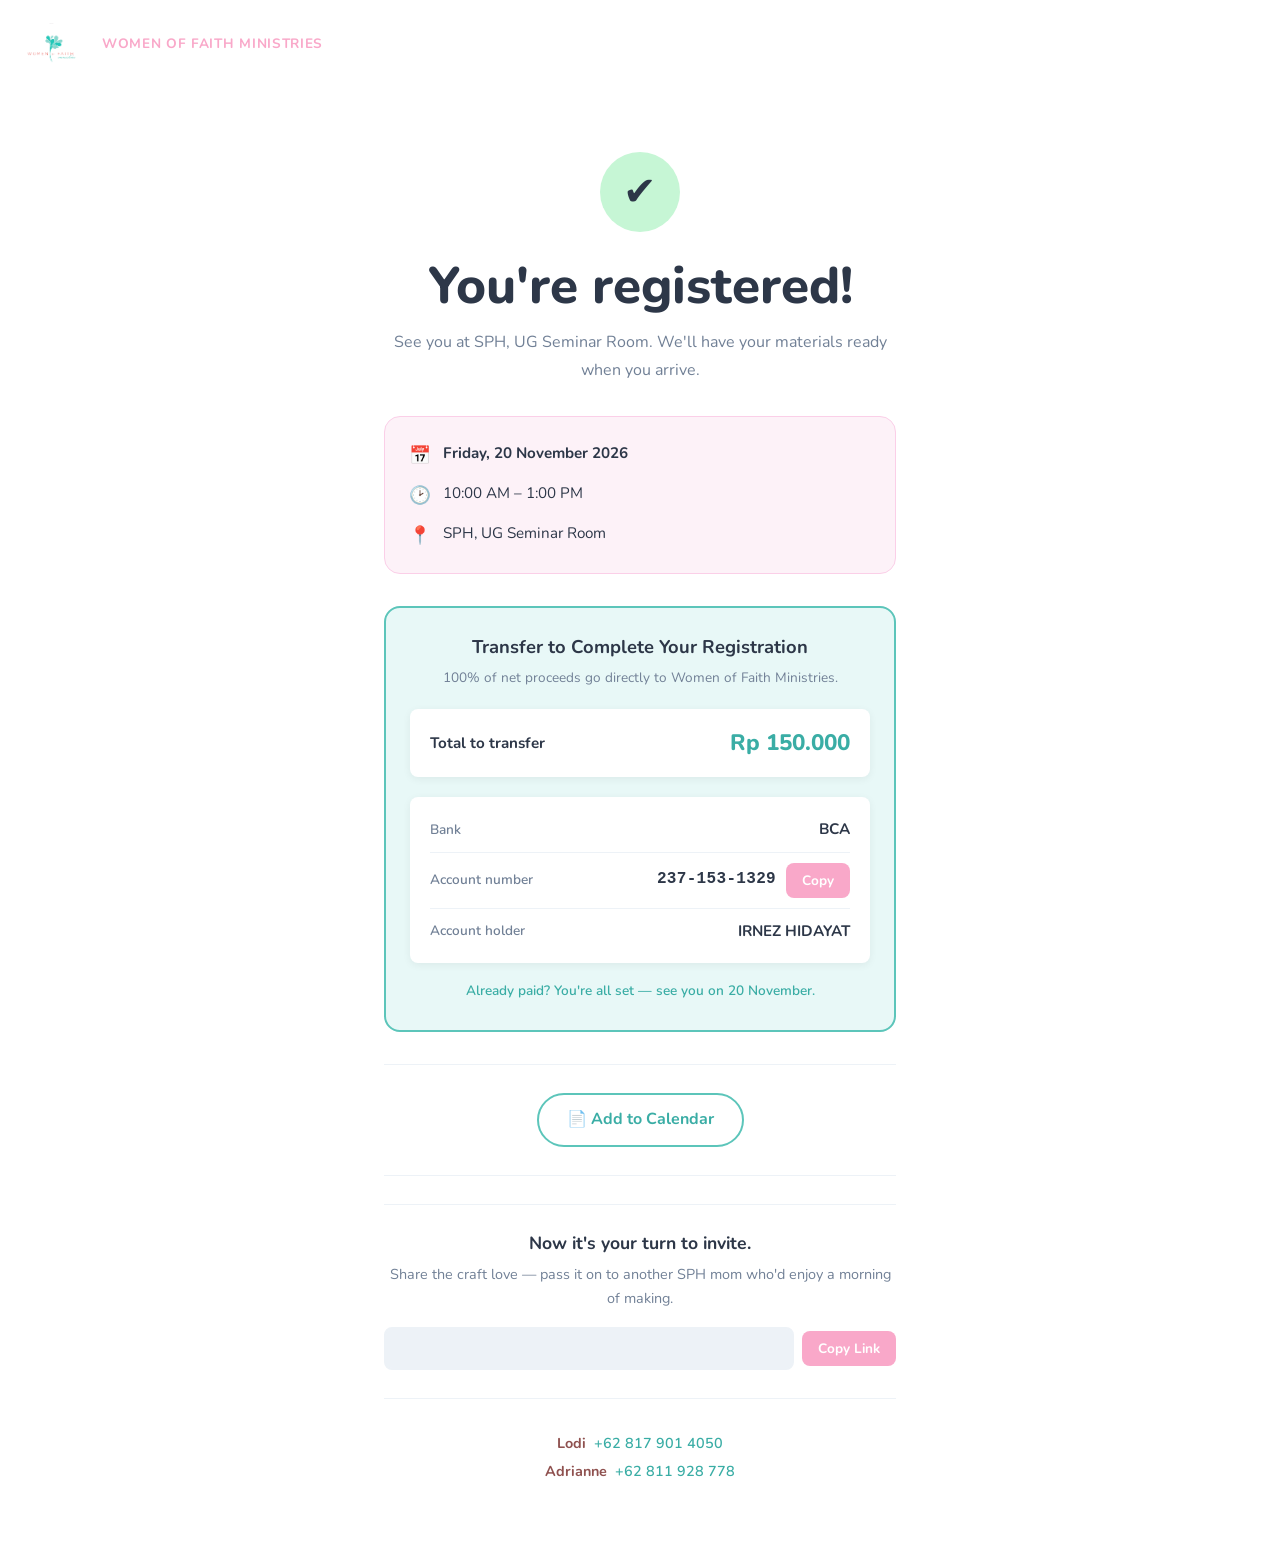
<file: invite-success.html>
<!DOCTYPE html>
<html lang="en">
<head>
  <meta charset="UTF-8">
  <meta name="viewport" content="width=device-width, initial-scale=1.0">
  <title>You're Registered! — WFM Bag Charm Workshop</title>
  <meta name="description" content="You're registered for the WFM Bag Charm Workshop on Friday, 20 November 2026.">
  <link rel="stylesheet" href="css/style.css">
  <link rel="icon" type="image/svg+xml" href="images/favicon.svg">
  <link rel="icon" type="image/png" href="images/wfm-logo.png">
</head>
<body>

  <!-- LOGO BAR -->
  <header class="logo-bar">
    <a href="index.html" class="logo-link" aria-label="Women of Faith Ministries — home">
      <img src="images/wfm-logo.png" alt="Women of Faith Ministries logo">
      <span class="logo-bar-text">Women of Faith Ministries</span>
    </a>
  </header>

  <!-- SUCCESS SCREEN — invitee version -->
  <main class="success-screen">

    <div class="success-icon" aria-hidden="true">&#x2714;</div>

    <h1>You're registered!</h1>
    <p class="success-sub">
      See you at SPH, UG Seminar Room. We'll have your materials ready when you arrive.
    </p>

    <!-- Event recap -->
    <div class="event-card">
      <div class="event-card-row">
        <span class="emoji">&#x1F4C5;</span>
        <span><strong>Friday, 20 November 2026</strong></span>
      </div>
      <div class="event-card-row">
        <span class="emoji">&#x1F551;</span>
        <span>10:00 AM &ndash; 1:00 PM</span>
      </div>
      <div class="event-card-row">
        <span class="emoji">&#x1F4CD;</span>
        <span>SPH, UG Seminar Room</span>
      </div>
    </div>

    <!-- PAYMENT SECTION -->
    <section class="payment-section" id="payment">
      <h3>Transfer to Complete Your Registration</h3>
      <p class="payment-intro">100% of net proceeds go directly to Women of Faith Ministries.</p>

      <div class="payment-total">
        <span class="payment-total-label">Total to transfer</span>
        <span class="payment-total-amount" id="payment-amount">Rp 150.000</span>
      </div>

      <div class="bank-card">
        <div class="bank-row">
          <span class="bank-label">Bank</span>
          <span class="bank-value">BCA</span>
        </div>
        <div class="bank-row">
          <span class="bank-label">Account number</span>
          <div class="bank-account-row">
            <span class="bank-value bank-account" id="bank-account">237-153-1329</span>
            <button class="btn-copy" data-copy-target="bank-account" type="button">Copy</button>
          </div>
        </div>
        <div class="bank-row">
          <span class="bank-label">Account holder</span>
          <span class="bank-value">IRNEZ HIDAYAT</span>
        </div>
      </div>

      <p class="payment-note">
        Already paid? You're all set &mdash; see you on 20 November.
      </p>
    </section>

    <hr class="divider">

    <!-- Add to calendar -->
    <a id="add-to-calendar" class="btn-secondary calendar-btn" href="#" target="_blank" rel="noopener noreferrer">
      &#x1F4C4; Add to Calendar
    </a>

    <hr class="divider">

    <!-- Share section — now the invitee gets their own link -->
    <div class="share-section">
      <h3>Now it's your turn to invite.</h3>
      <p>Share the craft love — pass it on to another SPH mom who'd enjoy a morning of making.</p>
      <div class="share-url-row">
        <input type="text" id="share-url" readonly aria-label="Your invite link">
        <button class="btn-copy" data-copy-target="share-url" type="button">Copy Link</button>
      </div>
    </div>

    <hr class="divider">

    <!-- Footer -->
    <div class="footer-contacts" style="text-align:center; margin-top: 32px;">
      <p class="footer-contact-row" style="justify-content: center;">
        <span class="footer-contact-name">Lodi</span>
        <a href="https://wa.me/628179014050" class="footer-contact-link">+62 817 901 4050</a>
      </p>
      <p class="footer-contact-row" style="justify-content: center;">
        <span class="footer-contact-name">Adrianne</span>
        <a href="https://wa.me/62811928778" class="footer-contact-link">+62 811 928 778</a>
      </p>
    </div>

  </main>

  <script src="js/main.js"></script>
</body>
</html>
</file>
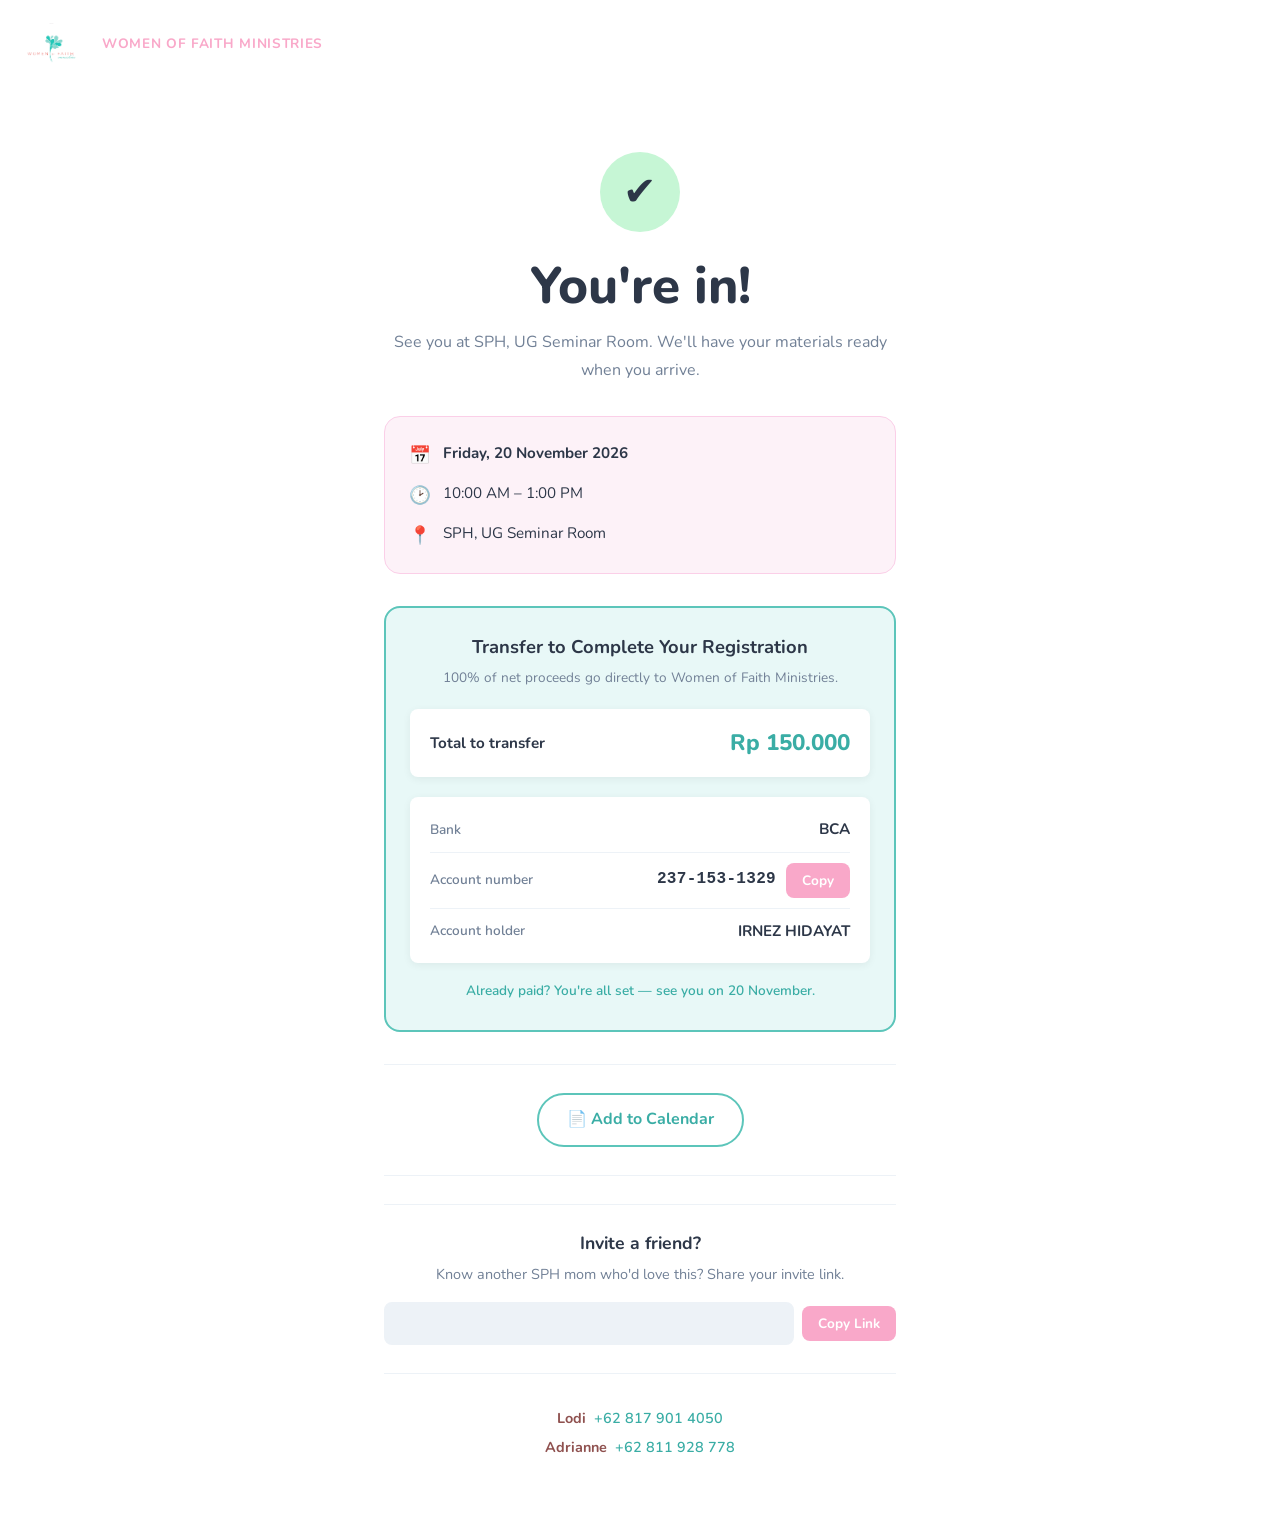
<file: success.html>
<!DOCTYPE html>
<html lang="en">
<head>
  <meta charset="UTF-8">
  <meta name="viewport" content="width=device-width, initial-scale=1.0">
  <title>You're In! — WFM Bag Charm Workshop</title>
  <meta name="description" content="You're registered for the WFM Bag Charm Workshop on Friday, 20 November 2026.">
  <link rel="stylesheet" href="css/style.css">
  <link rel="icon" type="image/svg+xml" href="images/favicon.svg">
  <link rel="icon" type="image/png" href="images/wfm-logo.png">
</head>
<body>

  <!-- LOGO BAR -->
  <header class="logo-bar">
    <a href="index.html" class="logo-link" aria-label="Women of Faith Ministries — home">
      <img src="images/wfm-logo.png" alt="Women of Faith Ministries logo">
      <span class="logo-bar-text">Women of Faith Ministries</span>
    </a>
  </header>

  <!-- SUCCESS SCREEN -->
  <main class="success-screen">

    <div class="success-icon" aria-hidden="true">&#x2714;</div>

    <h1>You're in!</h1>
    <p class="success-sub">
      See you at SPH, UG Seminar Room. We'll have your materials ready when you arrive.
    </p>

    <!-- Event recap -->
    <div class="event-card">
      <div class="event-card-row">
        <span class="emoji">&#x1F4C5;</span>
        <span><strong>Friday, 20 November 2026</strong></span>
      </div>
      <div class="event-card-row">
        <span class="emoji">&#x1F551;</span>
        <span>10:00 AM &ndash; 1:00 PM</span>
      </div>
      <div class="event-card-row">
        <span class="emoji">&#x1F4CD;</span>
        <span>SPH, UG Seminar Room</span>
      </div>
    </div>

    <!-- PAYMENT SECTION -->
    <section class="payment-section" id="payment">
      <h3>Transfer to Complete Your Registration</h3>
      <p class="payment-intro">100% of net proceeds go directly to Women of Faith Ministries.</p>

      <div class="payment-total">
        <span class="payment-total-label">Total to transfer</span>
        <span class="payment-total-amount" id="payment-amount">Rp 150.000</span>
      </div>

      <div class="bank-card">
        <div class="bank-row">
          <span class="bank-label">Bank</span>
          <span class="bank-value">BCA</span>
        </div>
        <div class="bank-row">
          <span class="bank-label">Account number</span>
          <div class="bank-account-row">
            <span class="bank-value bank-account" id="bank-account">237-153-1329</span>
            <button class="btn-copy" data-copy-target="bank-account" type="button">Copy</button>
          </div>
        </div>
        <div class="bank-row">
          <span class="bank-label">Account holder</span>
          <span class="bank-value">IRNEZ HIDAYAT</span>
        </div>
      </div>

      <p class="payment-note">
        Already paid? You're all set &mdash; see you on 20 November.
      </p>
    </section>

    <hr class="divider">

    <!-- Add to calendar -->
    <a id="add-to-calendar" class="btn-secondary calendar-btn" href="#" target="_blank" rel="noopener noreferrer">
      &#x1F4C4; Add to Calendar
    </a>

    <hr class="divider">

    <!-- Share section -->
    <div class="share-section">
      <h3>Invite a friend?</h3>
      <p>Know another SPH mom who'd love this? Share your invite link.</p>
      <div class="share-url-row">
        <input type="text" id="share-url" readonly aria-label="Your invite link">
        <button class="btn-copy" data-copy-target="share-url" type="button">Copy Link</button>
      </div>
    </div>

    <hr class="divider">

    <!-- Footer -->
    <div class="footer-contacts" style="text-align:center; margin-top: 32px;">
      <p class="footer-contact-row" style="justify-content: center;">
        <span class="footer-contact-name">Lodi</span>
        <a href="https://wa.me/628179014050" class="footer-contact-link">+62 817 901 4050</a>
      </p>
      <p class="footer-contact-row" style="justify-content: center;">
        <span class="footer-contact-name">Adrianne</span>
        <a href="https://wa.me/62811928778" class="footer-contact-link">+62 811 928 778</a>
      </p>
    </div>

  </main>

  <script src="js/main.js"></script>
</body>
</html>
</file>
<file: css/style.css>
/* =========================================
   WFM Bag Charm Workshop — Stylesheet
   ========================================= */

/* --- Google Fonts Import --- */
@import url('https://fonts.googleapis.com/css2?family=Nunito:wght@400;600;700;800&family=Sacramento&display=swap');

/* --- CSS Variables --- */
:root {
  --pink:       #F9A8C9;
  --pink-light: #FDF2F8;
  --pink-mid:   #FBCFE8;
  --teal:       #5CC5BA;
  --teal-dark:  #3AADA5;
  --teal-light: #E8F8F7;
  --white:      #FFFFFF;
  --dark:       #2D3748;
  --gray:       #718096;
  --gray-light: #EDF2F7;
  --green:      #48BB78;
  --shadow:     0 4px 20px rgba(0, 0, 0, 0.08);
  --shadow-sm:  0 2px 8px rgba(0, 0, 0, 0.06);
  --radius:     16px;
  --radius-sm:  8px;
}

/* --- Reset & Base --- */
*, *::before, *::after {
  box-sizing: border-box;
  margin: 0;
  padding: 0;
}

html {
  scroll-behavior: smooth;
}

body {
  font-family: 'Nunito', sans-serif;
  color: var(--dark);
  background: var(--white);
  line-height: 1.6;
  -webkit-font-smoothing: antialiased;
}

img {
  max-width: 100%;
  display: block;
}

a {
  color: var(--teal-dark);
  text-decoration: none;
}

a:hover {
  text-decoration: underline;
}

/* --- Typography --- */
h1, h2, h3, h4 {
  line-height: 1.2;
  font-weight: 800;
}

h1 { font-size: clamp(2rem, 6vw, 3.2rem); }
h2 { font-size: clamp(1.5rem, 4vw, 2rem); }
h3 { font-size: 1.1rem; font-weight: 700; }

p {
  color: var(--gray);
  font-size: 1rem;
  line-height: 1.7;
}

/* --- Container --- */
.container {
  max-width: 760px;
  margin: 0 auto;
  padding: 0 24px;
}

/* --- WFM Logo Bar --- */
.logo-bar {
  padding: 16px 24px;
  display: flex;
  align-items: center;
  gap: 12px;
}

.logo-link {
  display: inline-flex;
  align-items: center;
  gap: 12px;
  line-height: 0;
  border-radius: 8px;
  transition: opacity 0.2s;
}

.logo-link:hover {
  opacity: 0.8;
  text-decoration: none;
}

.logo-bar img {
  height: 56px;
  width: auto;
  display: block;
}

.logo-bar-text {
  font-size: 0.85rem;
  font-weight: 700;
  color: var(--pink);
  letter-spacing: 0.05em;
  text-transform: uppercase;
  margin-left: 10px;
}

/* --- Hero --- */
.hero {
  background: linear-gradient(160deg, var(--pink-light) 0%, var(--teal-light) 100%);
  padding: 60px 24px 64px;
  text-align: center;
  position: relative;
  overflow: hidden;
}

.hero::before {
  content: '';
  position: absolute;
  top: -40px;
  right: -40px;
  width: 200px;
  height: 200px;
  background: var(--pink-mid);
  border-radius: 50%;
  opacity: 0.4;
}

.hero::after {
  content: '';
  position: absolute;
  bottom: -60px;
  left: -30px;
  width: 160px;
  height: 160px;
  background: var(--teal);
  border-radius: 50%;
  opacity: 0.15;
}

.hero-badge {
  display: inline-block;
  background: var(--white);
  color: var(--teal-dark);
  font-size: 0.8rem;
  font-weight: 700;
  padding: 6px 16px;
  border-radius: 100px;
  margin-bottom: 20px;
  border: 1.5px solid var(--teal);
  position: relative;
  z-index: 1;
}

.hero h1 {
  color: var(--dark);
  margin-bottom: 16px;
  position: relative;
  z-index: 1;
}

.hero h1.hero-title-script {
  font-family: 'Sacramento', cursive;
  font-weight: 400;
  font-size: clamp(3.2rem, 9vw, 5rem);
  line-height: 1;
  margin-bottom: 4px;
  color: var(--teal-dark);
}

.hero-subtitle-script {
  font-family: 'Nunito', sans-serif;
  font-size: 0.9rem;
  color: var(--gray);
  font-weight: 700;
  letter-spacing: 0.18em;
  text-transform: uppercase;
  margin-top: 0;
  margin-bottom: 24px;
  position: relative;
  z-index: 1;
}

.hero-sub {
  font-size: 1.05rem;
  color: var(--gray);
  max-width: 520px;
  margin: 0 auto 32px;
  position: relative;
  z-index: 1;
}

.hero-image {
  max-width: 320px;
  margin: 0 auto 32px;
  border-radius: var(--radius);
  box-shadow: var(--shadow);
  position: relative;
  z-index: 1;
}

/* --- Event Strip --- */
.event-strip {
  background: var(--white);
  border-top: 1.5px solid var(--pink-light);
  border-bottom: 1.5px solid var(--pink-light);
  padding: 24px;
  display: grid;
  grid-template-columns: repeat(4, 1fr);
  gap: 16px;
  max-width: 760px;
  margin: 0 auto;
}

@media (max-width: 720px) {
  .event-strip {
    grid-template-columns: repeat(2, 1fr);
    gap: 20px;
  }
}

.event-strip-item {
  display: flex;
  align-items: center;
  gap: 10px;
  font-size: 0.9rem;
  color: var(--dark);
}

.event-strip-icon {
  font-size: 1.3rem;
  flex-shrink: 0;
}

/* --- Buttons --- */
.btn-primary {
  display: inline-block;
  background: var(--teal);
  color: var(--white);
  font-family: 'Nunito', sans-serif;
  font-size: 1.1rem;
  font-weight: 700;
  padding: 16px 36px;
  border-radius: 100px;
  border: none;
  cursor: pointer;
  transition: background 0.2s, transform 0.1s;
  text-decoration: none;
  position: relative;
  z-index: 1;
}

.btn-primary:hover {
  background: var(--teal-dark);
  text-decoration: none;
  color: var(--white);
}

.btn-primary:active {
  transform: scale(0.98);
}

.btn-secondary {
  display: inline-block;
  background: var(--white);
  color: var(--teal-dark);
  font-family: 'Nunito', sans-serif;
  font-size: 1rem;
  font-weight: 700;
  padding: 12px 28px;
  border-radius: 100px;
  border: 2px solid var(--teal);
  cursor: pointer;
  transition: all 0.2s;
  text-decoration: none;
}

.btn-secondary:hover {
  background: var(--teal-light);
  text-decoration: none;
  color: var(--teal-dark);
}

.btn-copy {
  background: var(--pink);
  color: var(--white);
  font-family: 'Nunito', sans-serif;
  font-size: 0.85rem;
  font-weight: 700;
  padding: 8px 16px;
  border-radius: var(--radius-sm);
  border: none;
  cursor: pointer;
  transition: background 0.2s;
  white-space: nowrap;
}

.btn-copy:hover {
  background: #f080b5;
}

.btn-copy.copied {
  background: var(--green);
}

/* --- Section --- */
.section {
  padding: 64px 24px;
}

.section-alt {
  background: var(--pink-light);
}

.section h2 {
  text-align: center;
  color: var(--dark);
  margin-bottom: 16px;
}

.section-sub {
  text-align: center;
  font-size: 0.95rem;
  color: var(--gray);
  margin-bottom: 40px;
  max-width: 520px;
  margin-left: auto;
  margin-right: auto;
}

/* --- What You'll Make — 3 column grid --- */
.features-grid {
  display: grid;
  grid-template-columns: repeat(3, 1fr);
  gap: 20px;
  margin-top: 32px;
}

@media (max-width: 600px) {
  .features-grid {
    grid-template-columns: 1fr;
  }
}

.feature-card {
  background: var(--white);
  border-radius: var(--radius);
  padding: 28px 20px;
  text-align: center;
  box-shadow: var(--shadow-sm);
}

.feature-icon {
  font-size: 2.2rem;
  margin-bottom: 12px;
  display: block;
}

.feature-card h3 {
  color: var(--dark);
  margin-bottom: 8px;
}

.feature-card p {
  font-size: 0.9rem;
  color: var(--gray);
}

/* --- Color Gallery --- */
.color-gallery {
  display: grid;
  grid-template-columns: repeat(auto-fit, minmax(120px, 1fr));
  gap: 16px;
  margin-top: 16px;
}

.color-swatch {
  border-radius: var(--radius);
  height: 120px;
  display: flex;
  align-items: flex-end;
  padding: 12px;
  box-shadow: var(--shadow-sm);
  position: relative;
  overflow: hidden;
}

.color-swatch::before {
  content: '';
  position: absolute;
  top: 0;
  left: 0;
  right: 0;
  bottom: 0;
  background: linear-gradient(to bottom, transparent 50%, rgba(0,0,0,0.3) 100%);
}

.color-name {
  position: relative;
  z-index: 1;
  font-size: 0.85rem;
  font-weight: 700;
  color: var(--dark);
  text-shadow: 0 1px 2px rgba(255,255,255,0.4);
}

/* --- How It Works --- */
.steps {
  display: grid;
  grid-template-columns: repeat(3, 1fr);
  gap: 24px;
  position: relative;
  margin-top: 32px;
}

.steps-4 {
  grid-template-columns: repeat(4, 1fr);
}

@media (max-width: 720px) {
  .steps { grid-template-columns: repeat(2, 1fr); }
  .steps-4 { grid-template-columns: repeat(2, 1fr); }
}

@media (max-width: 480px) {
  .steps, .steps-4 { grid-template-columns: 1fr; }
}

.step {
  text-align: center;
  position: relative;
}

.step-number {
  width: 48px;
  height: 48px;
  background: var(--teal);
  color: var(--white);
  font-weight: 800;
  font-size: 1.2rem;
  border-radius: 50%;
  display: flex;
  align-items: center;
  justify-content: center;
  margin: 0 auto 16px;
}

.step h3 {
  color: var(--dark);
  margin-bottom: 8px;
}

.step p {
  font-size: 0.9rem;
  color: var(--gray);
}

/* --- Form --- */
.form-section {
  background: var(--white);
  border-radius: var(--radius);
  box-shadow: var(--shadow);
  padding: 40px 36px;
  max-width: 520px;
  margin: 0 auto;
}

@media (max-width: 600px) {
  .form-section {
    padding: 28px 20px;
  }
}

.form-section h2 {
  text-align: center;
  margin-bottom: 8px;
}

.form-sub {
  text-align: center;
  font-size: 0.9rem;
  color: var(--gray);
  margin-bottom: 32px;
}

.form-group {
  margin-bottom: 20px;
}

.form-group label {
  display: block;
  font-size: 0.9rem;
  font-weight: 700;
  color: var(--dark);
  margin-bottom: 6px;
}

.form-group label .optional {
  font-weight: 400;
  color: var(--gray);
  font-size: 0.85rem;
}

.form-group input[type="text"],
.form-group input[type="email"],
.form-group input[type="tel"],
.form-group select,
.form-group textarea {
  width: 100%;
  padding: 12px 16px;
  border: 2px solid var(--gray-light);
  border-radius: var(--radius-sm);
  font-family: 'Nunito', sans-serif;
  font-size: 1rem;
  color: var(--dark);
  background: var(--white);
  transition: border-color 0.2s;
  appearance: none;
  -webkit-appearance: none;
}

.form-group input:focus,
.form-group select:focus,
.form-group textarea:focus {
  outline: none;
  border-color: var(--teal);
}

.form-group select {
  background-image: url("data:image/svg+xml,%3Csvg xmlns='http://www.w3.org/2000/svg' width='16' height='16' viewBox='0 0 24 24' fill='none' stroke='%23718096' stroke-width='2' stroke-linecap='round' stroke-linejoin='round'%3E%3Cpolyline points='6 9 12 15 18 9'%3E%3C/polyline%3E%3C/svg%3E");
  background-repeat: no-repeat;
  background-position: right 14px center;
  padding-right: 40px;
  cursor: pointer;
}

/* Radio group */
.radio-group {
  display: flex;
  flex-direction: column;
  gap: 10px;
}

.radio-option {
  display: flex;
  align-items: center;
  gap: 10px;
  padding: 14px 16px;
  border: 2px solid var(--gray-light);
  border-radius: var(--radius-sm);
  cursor: pointer;
  transition: border-color 0.2s, background 0.2s;
}

.radio-option:hover {
  border-color: var(--teal);
  background: var(--teal-light);
}

.radio-option input[type="radio"] {
  accent-color: var(--teal);
  width: 18px;
  height: 18px;
  flex-shrink: 0;
}

.radio-option span {
  font-size: 0.95rem;
  color: var(--dark);
}

.form-submit-wrap {
  margin-top: 28px;
  text-align: center;
}

.form-submit-wrap .btn-primary {
  width: 100%;
  max-width: 280px;
}

.form-fineprint {
  font-size: 0.8rem;
  color: var(--gray);
  text-align: center;
  margin-top: 16px;
  line-height: 1.5;
}

/* --- FAQ --- */
.faq-list {
  max-width: 640px;
  margin: 32px auto 0;
  display: flex;
  flex-direction: column;
  gap: 12px;
}

.faq-item {
  background: var(--white);
  border-radius: var(--radius);
  padding: 0;
  box-shadow: var(--shadow-sm);
  overflow: hidden;
}

.faq-item summary {
  padding: 20px 24px;
  font-weight: 700;
  font-size: 1rem;
  color: var(--dark);
  cursor: pointer;
  list-style: none;
  position: relative;
  transition: background 0.2s;
}

.faq-item summary::-webkit-details-marker {
  display: none;
}

.faq-item summary::after {
  content: '+';
  position: absolute;
  right: 24px;
  top: 50%;
  transform: translateY(-50%);
  font-size: 1.4rem;
  font-weight: 400;
  color: var(--teal);
  transition: transform 0.2s;
}

.faq-item[open] summary::after {
  content: '−';
  transform: translateY(-50%) rotate(180deg);
}

.faq-item summary:hover {
  background: var(--pink-light);
}

.faq-item p {
  padding: 0 24px 20px;
  font-size: 0.95rem;
  color: var(--gray);
  margin: 0;
}

/* --- Success Screen --- */
.success-screen {
  text-align: center;
  padding: 64px 24px;
  max-width: 560px;
  margin: 0 auto;
}

.success-icon {
  width: 80px;
  height: 80px;
  background: #C6F6D5;
  border-radius: 50%;
  display: flex;
  align-items: center;
  justify-content: center;
  margin: 0 auto 24px;
  font-size: 2.5rem;
}

.success-screen h1 {
  color: var(--dark);
  margin-bottom: 12px;
}

.success-screen .success-sub {
  font-size: 1rem;
  color: var(--gray);
  margin-bottom: 32px;
}

/* Event recap card */
.event-card {
  background: var(--pink-light);
  border-radius: var(--radius);
  padding: 24px;
  margin-bottom: 32px;
  text-align: left;
  border: 1.5px solid var(--pink-mid);
}

.event-card-row {
  display: flex;
  align-items: flex-start;
  gap: 12px;
  margin-bottom: 12px;
  font-size: 0.95rem;
  color: var(--dark);
}

.event-card-row:last-child {
  margin-bottom: 0;
}

.event-card-row .emoji {
  flex-shrink: 0;
  font-size: 1.1rem;
}

.event-card-row strong {
  font-weight: 700;
}

.calendar-btn {
  display: inline-flex;
  align-items: center;
  gap: 8px;
  margin-bottom: 0;
  text-decoration: none;
}

.calendar-btn:hover {
  text-decoration: none;
}

/* --- Payment Section --- */
.payment-section {
  background: var(--teal-light);
  border: 2px solid var(--teal);
  border-radius: var(--radius);
  padding: 28px 24px;
  margin: 32px 0;
  text-align: left;
}

.payment-section h3 {
  text-align: center;
  color: var(--dark);
  font-size: 1.15rem;
  margin-bottom: 8px;
}

.payment-intro {
  text-align: center;
  font-size: 0.85rem;
  color: var(--gray);
  margin-bottom: 20px;
}

.payment-total {
  background: var(--white);
  border-radius: var(--radius-sm);
  padding: 16px 20px;
  display: flex;
  justify-content: space-between;
  align-items: center;
  margin-bottom: 20px;
  box-shadow: var(--shadow-sm);
}

.payment-total-label {
  font-size: 0.95rem;
  font-weight: 700;
  color: var(--dark);
}

.payment-total-amount {
  font-size: 1.4rem;
  font-weight: 800;
  color: var(--teal-dark);
}

.bank-card {
  background: var(--white);
  border-radius: var(--radius-sm);
  padding: 20px;
  box-shadow: var(--shadow-sm);
}

.bank-row {
  display: flex;
  justify-content: space-between;
  align-items: center;
  padding: 10px 0;
  border-bottom: 1px solid var(--gray-light);
  gap: 12px;
}

.bank-row:last-child {
  border-bottom: none;
  padding-bottom: 0;
}

.bank-row:first-child {
  padding-top: 0;
}

.bank-label {
  font-size: 0.85rem;
  color: var(--gray);
  font-weight: 600;
}

.bank-value {
  font-size: 0.95rem;
  color: var(--dark);
  font-weight: 700;
  text-align: right;
}

.bank-account {
  font-family: 'Courier New', monospace;
  font-size: 1rem;
  letter-spacing: 0.02em;
}

.bank-account-row {
  display: flex;
  align-items: center;
  gap: 10px;
}

.payment-note {
  text-align: center;
  font-size: 0.85rem;
  color: var(--teal-dark);
  font-weight: 600;
  margin-top: 16px;
}

/* Share section */
.share-section {
  border-top: 1.5px solid var(--gray-light);
  padding-top: 28px;
}

.share-section h3 {
  color: var(--dark);
  font-size: 1.1rem;
  margin-bottom: 8px;
}

.share-section p {
  font-size: 0.9rem;
  color: var(--gray);
  margin-bottom: 16px;
}

.share-url-row {
  display: flex;
  gap: 8px;
  align-items: center;
  margin-bottom: 20px;
}

.share-url-row input {
  flex: 1;
  padding: 10px 14px;
  border: 2px solid var(--gray-light);
  border-radius: var(--radius-sm);
  font-family: 'Nunito', sans-serif;
  font-size: 0.85rem;
  color: var(--gray);
  background: var(--gray-light);
  overflow: hidden;
  text-overflow: ellipsis;
  white-space: nowrap;
}

/* --- Footer --- */
.footer {
  background: var(--pink-light);
  padding: 40px 24px;
  text-align: center;
}

.footer-logo {
  font-size: 1.1rem;
  font-weight: 800;
  color: var(--pink);
  margin-bottom: 8px;
}

.footer-tagline {
  font-size: 0.85rem;
  color: var(--gray);
  margin-bottom: 4px;
}

.footer-contact {
  font-size: 0.85rem;
  color: var(--teal-dark);
}

.footer-contacts {
  margin-top: 12px;
  display: flex;
  flex-direction: column;
  align-items: center;
  gap: 4px;
}

.footer-contact-row {
  display: flex;
  align-items: center;
  gap: 8px;
  font-size: 0.9rem;
}

.footer-contact-name {
  font-weight: 700;
  color: #8F514F;
}

.footer-contact-link {
  color: var(--teal-dark);
  text-decoration: none;
  font-weight: 600;
}

.footer-contact-link:hover {
  text-decoration: underline;
}

/* --- Utilities --- */
.hidden {
  display: none !important;
}

.error-msg {
  color: #E53E3E;
  font-size: 0.8rem;
  margin-top: 4px;
  display: none;
}

.form-group.error input,
.form-group.error select {
  border-color: #E53E3E;
}

.form-group.error .error-msg {
  display: block;
}

/* Loading state on button */
.btn-primary.loading {
  opacity: 0.8;
  pointer-events: none;
}

/* Divider */
.divider {
  border: none;
  border-top: 1.5px solid var(--gray-light);
  margin: 28px 0;
}

/* CTA anchor offset for fixed header */
#register {
  scroll-margin-top: 24px;
}

/* Invite banner */
.invite-banner {
  background: var(--teal-light);
  border: 1.5px solid var(--teal);
  border-radius: var(--radius-sm);
  padding: 12px 20px;
  text-align: center;
  font-size: 0.9rem;
  color: var(--teal-dark);
  font-weight: 600;
  margin-bottom: 20px;
  position: relative;
  z-index: 1;
}
</file>
